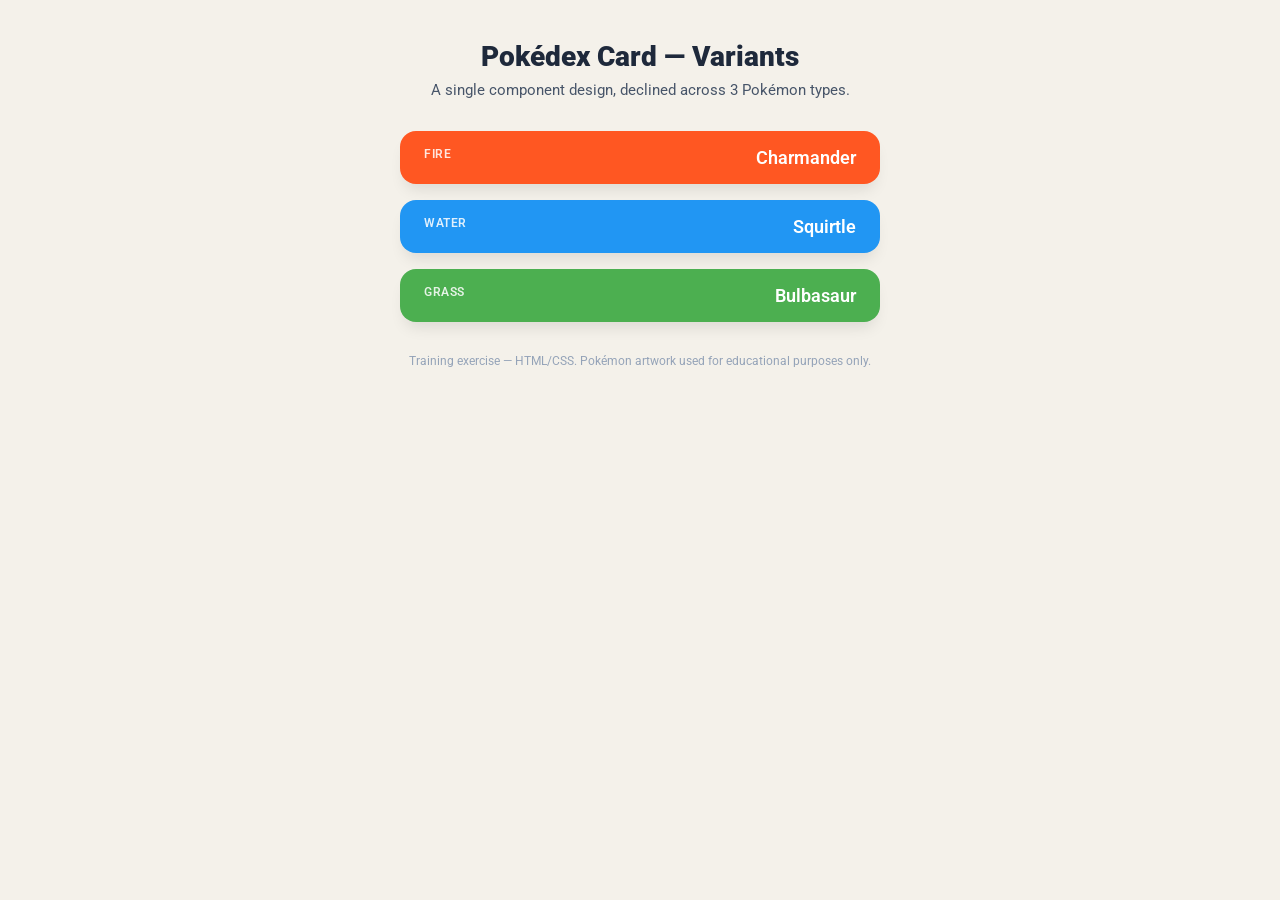
<file: index.html>
<!doctype html>
<html lang="en">
  <head>
    <meta charset="UTF-8" />
    <meta name="viewport" content="width=device-width, initial-scale=1.0" />
    <title>Pokédex - Variants Exercise</title>
    <link rel="stylesheet" href="style.css" />
  </head>
  <body>
    <main class="landing">
      <h1>Pokédex Card — Variants</h1>
      <p class="subtitle">
        A single component design, declined across 3 Pokémon types.
      </p>

      <div class="cards-nav">
        <a href="variant01/variant01.html" class="nav-card fire">
          <span class="type-badge">Fire</span>
          <span class="pokemon-name">Charmander</span>
        </a>
        <a href="variant02/variant02.html" class="nav-card water">
          <span class="type-badge">Water</span>
          <span class="pokemon-name">Squirtle</span>
        </a>
        <a href="variant03/variant03.html" class="nav-card grass">
          <span class="type-badge">Grass</span>
          <span class="pokemon-name">Bulbasaur</span>
        </a>
      </div>

      <p class="footnote">
        Training exercise — HTML/CSS. Pokémon artwork used for educational
        purposes only.
      </p>
    </main>
  </body>
</html>
</file>
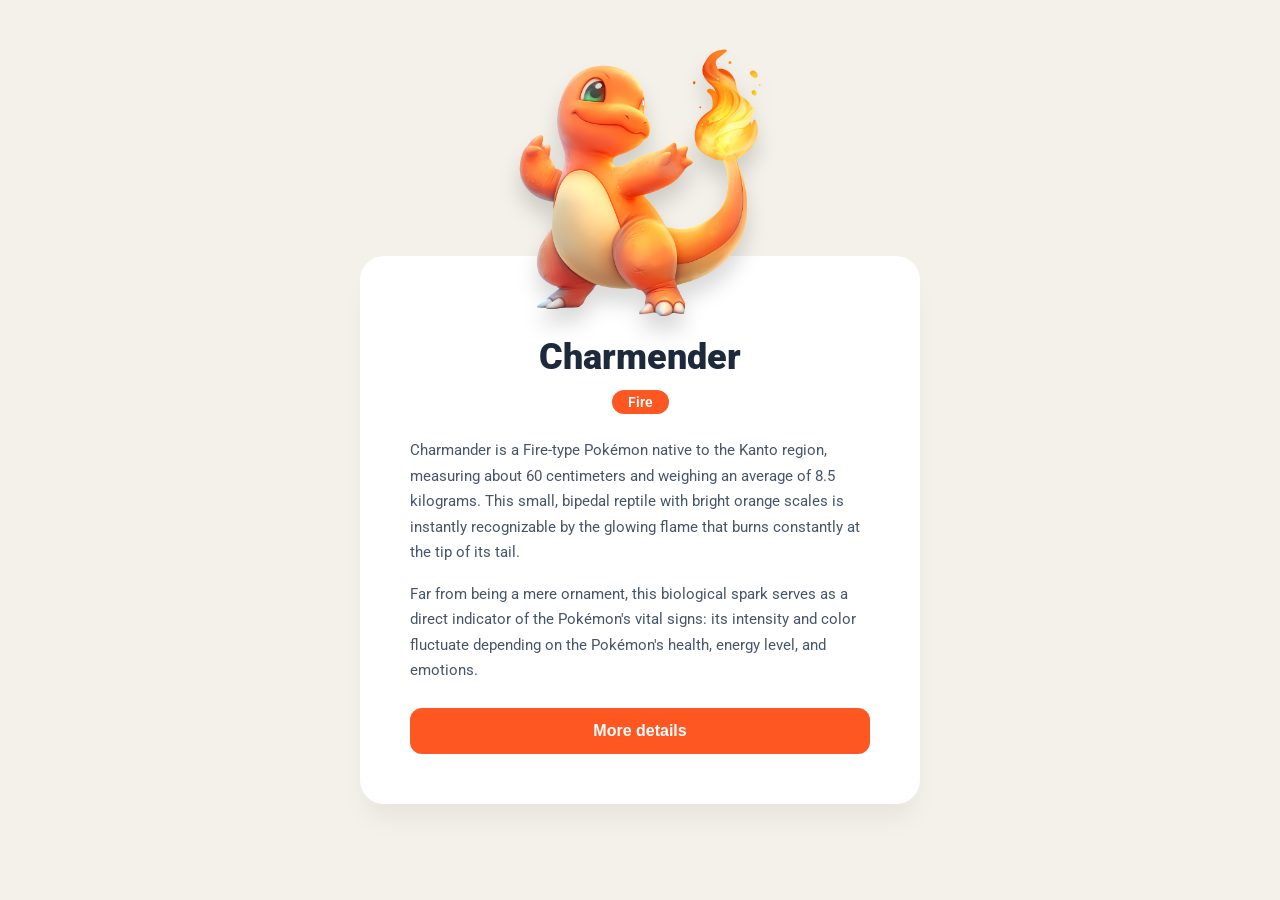
<file: variant01/variant01.html>
<!doctype html>
<html lang="en">
  <head>
    <meta charset="UTF-8" />
    <link rel="stylesheet" href="variant01.css" />
    <title>Pokédex - Charmender</title>
  </head>
  <body>
    <div class="pokemon">
      <img src="images/salameche.png" alt="Charmender" />
    </div>
    <div class="presentation">
      <h1>Charmender</h1>
      <div class="badges">
        <span class="badge-fire"> Fire </span>
      </div>
      <p class="description">
        Charmander is a Fire-type Pokémon native to the Kanto region, measuring
        about 60 centimeters and weighing an average of 8.5 kilograms. This
        small, bipedal reptile with bright orange scales is instantly
        recognizable by the glowing flame that burns constantly at the tip of
        its tail.
      </p>

      <p class="description">
        Far from being a mere ornament, this biological spark serves as a direct
        indicator of the Pokémon's vital signs: its intensity and color
        fluctuate depending on the Pokémon's health, energy level, and emotions.
      </p>
      <button class="button">More details</button>
    </div>
  </body>
</html>
</file>
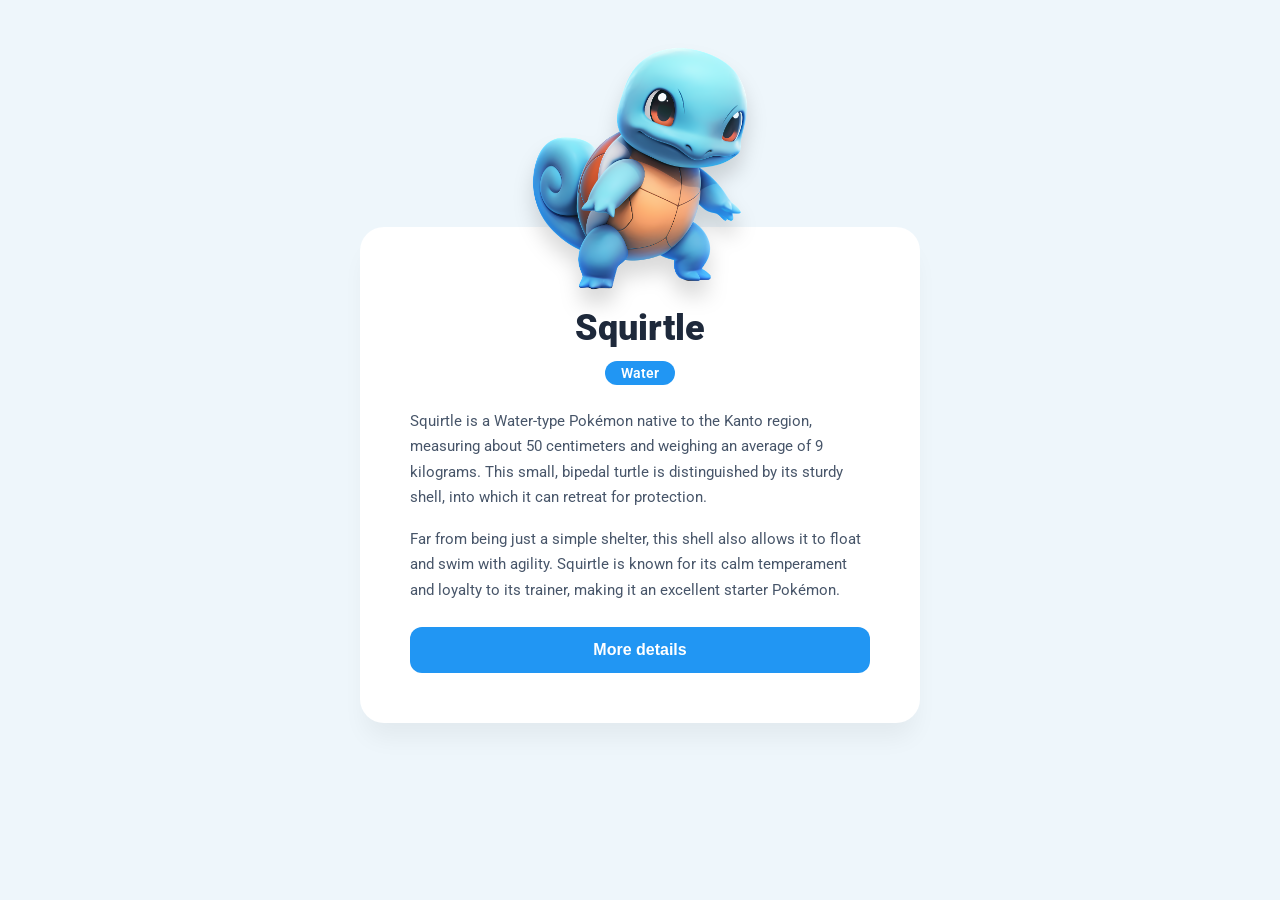
<file: variant02/variant02.html>
<!doctype html>
<html lang="en">
  <head>
    <meta charset="UTF-8" />
    <link rel="stylesheet" href="variant02.css" />
    <title>Pokédex - Squirtle</title>
  </head>
  <body>
    <div class="pokemon">
      <img src="images/carapuce.png" alt="Squirtle" />
    </div>
    <div class="presentation">
      <h1>Squirtle</h1>
      <div class="badges">
        <span class="badge-water"> Water </span>
      </div>
      <p class="description">
        Squirtle is a Water-type Pokémon native to the Kanto region, measuring
        about 50 centimeters and weighing an average of 9 kilograms. This small,
        bipedal turtle is distinguished by its sturdy shell, into which it can
        retreat for protection.
      </p>

      <p class="description">
        Far from being just a simple shelter, this shell also allows it to float
        and swim with agility. Squirtle is known for its calm temperament and
        loyalty to its trainer, making it an excellent starter Pokémon.
      </p>
      <button class="button">More details</button>
    </div>
  </body>
</html>
</file>
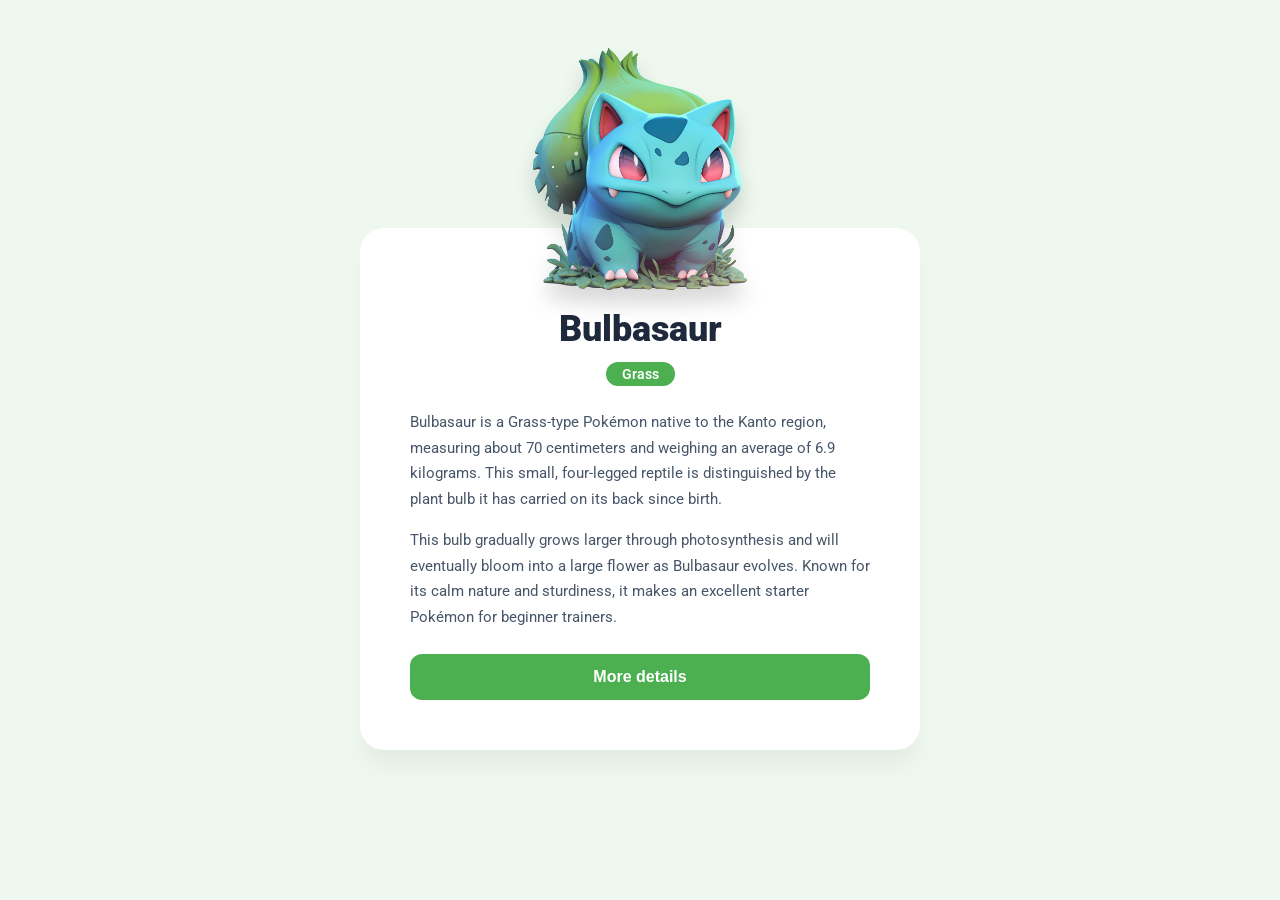
<file: variant03/variant03.html>
<!doctype html>
<html lang="en">
  <head>
    <meta charset="UTF-8" />
    <link rel="stylesheet" href="variant03.css" />
    <title>Pokédex - Bulbasaur</title>
  </head>
  <body>
    <div class="pokemon">
      <img src="images/bulbizarre.png" alt="Bulbasaur" />
    </div>
    <div class="presentation">
      <h1>Bulbasaur</h1>
      <div class="badges">
        <span class="badge-grass"> Grass </span>
      </div>
      <p class="description">
        Bulbasaur is a Grass-type Pokémon native to the Kanto region, measuring
        about 70 centimeters and weighing an average of 6.9 kilograms. This
        small, four-legged reptile is distinguished by the plant bulb it has
        carried on its back since birth.
      </p>

      <p class="description">
        This bulb gradually grows larger through photosynthesis and will
        eventually bloom into a large flower as Bulbasaur evolves. Known for its
        calm nature and sturdiness, it makes an excellent starter Pokémon for
        beginner trainers.
      </p>
      <button class="button">More details</button>
    </div>
  </body>
</html>
</file>
<file: style.css>
@import url("https://fonts.googleapis.com/css2?family=Roboto:wght@400;600;900&display=swap");

* {
  margin: 0;
  padding: 0;
  box-sizing: border-box;
}

body {
  background-color: #f4f1ea;
  min-height: 100vh;
  font-family: "Roboto", sans-serif;
  padding: 40px 20px;
}

h1 {
  font-weight: 900;
  font-size: 28px;
  color: #1e293b;
  margin-bottom: 8px;
}

.landing {
  max-width: 480px;
  margin: 0 auto;
  text-align: center;
}

.subtitle {
  color: #475569;
  font-size: 15px;
  margin-bottom: 32px;
}

.cards-nav {
  margin-bottom: 32px;
}

.nav-card {
  display: block;
  padding: 16px 24px;
  border-radius: 16px;
  text-decoration: none;
  color: white;
  font-weight: 600;
  box-shadow: 0 10px 15px -5px rgba(0, 0, 0, 0.1);
  transition: transform 0.2s ease;
  overflow: hidden;
  margin-bottom: 16px;
}

.nav-card:last-child {
  margin-bottom: 0;
}

.nav-card:hover {
  transform: translateY(-4px);
}

.nav-card.fire {
  background-color: #ff5722;
}

.nav-card.water {
  background-color: #2196f3;
}

.nav-card.grass {
  background-color: #4caf50;
}

.type-badge {
  float: left;
  font-size: 12px;
  text-transform: uppercase;
  letter-spacing: 0.5px;
  opacity: 0.85;
}

.pokemon-name {
  float: right;
  font-size: 18px;
}

.footnote {
  color: #94a3b8;
  font-size: 12px;
}
</file>
<file: variant01/variant01.css>
@import url("https://fonts.googleapis.com/css2?family=Roboto:wght@400;600;900&display=swap");

* {
  margin: 0;
  padding: 0;
  box-sizing: border-box;
}

body {
  background-color: #f4f1ea;
  min-height: 100vh;
  font-family: "Roboto", sans-serif;
  font-weight: 400;
  padding: 40px 20px;
  max-width: 600px;
  margin: 0 auto;
}

h1 {
  font-weight: 900;
  margin-bottom: 12px;
  font-size: 36px;
  text-align: center;
  color: #1e293b;
}

.badges {
  background-color: #ff5722;
  color: #ffffff;
  width: auto;
  display: inline-block;
  padding: 4px 16px;
  border-radius: 20px;
  font-weight: 600;
  font-size: 14px;
  margin: 0 auto 24px auto;
}

.presentation {
  width: 100%;
  color: #475569;
  background-color: #ffffff;
  border-radius: 24px;
  padding: 80px 50px 50px 50px;
  margin-top: -70px;
  position: relative;
  z-index: 1;
  text-align: center;
  box-shadow: 0 20px 25px -5px rgba(0, 0, 0, 0.05);
}

.logo {
  display: block;
  width: 280px;
  margin: 0 auto 20px auto;
}

.description {
  margin-bottom: 16px;
  line-height: 1.7;
  font-size: 15px;
  text-align: left;
}

.pokemon {
  width: 260px;
  margin: 0 auto;
  position: relative;
  z-index: 2;
  filter: drop-shadow(0 15px 10px rgba(0, 0, 0, 0.15));
  transition: transform 0.3s ease;
}

.pokemon img {
  display: block;
  width: 100%;
  height: auto;
}

.pokemon:hover {
  transform: translateY(-6px);
}

.button {
  display: block;
  width: 100%;
  margin-top: 24px;
  background-color: #ff5722;
  border: none;
  color: white;
  padding: 14px;
  border-radius: 12px;
  font-weight: 600;
  font-size: 16px;
  transition:
    background-color 0.2s ease,
    transform 0.1s ease;
}

.button:hover {
  background-color: #e64a19;
  cursor: pointer;
  transform: translateY(-2px);
  box-shadow: 0 8px 16px rgba(255, 87, 34, 0.25);
}
</file>
<file: variant02/variant02.css>
@import url("https://fonts.googleapis.com/css2?family=Roboto:wght@400;600;900&display=swap");

* {
  margin: 0;
  padding: 0;
  box-sizing: border-box;
}

body {
  background-color: #eef6fb;
  min-height: 100vh;
  font-family: "Roboto", sans-serif;
  font-weight: 400;
  padding: 40px 20px;
  max-width: 600px;
  margin: 0 auto;
}

h1 {
  font-weight: 900;
  margin-bottom: 12px;
  font-size: 36px;
  text-align: center;
  color: #1e293b;
}

.badges {
  background-color: #2196f3;
  color: #ffffff;
  width: auto;
  display: inline-block;
  padding: 4px 16px;
  border-radius: 20px;
  font-weight: 600;
  font-size: 14px;
  margin: 0 auto 24px auto;
}

.presentation {
  width: 100%;
  color: #475569;
  background-color: #ffffff;
  border-radius: 24px;
  padding: 80px 50px 50px 50px;
  margin-top: -70px;
  position: relative;
  z-index: 1;
  text-align: center;
  box-shadow: 0 20px 25px -5px rgba(0, 0, 0, 0.05);
}

.logo {
  display: block;
  width: 280px;
  margin: 0 auto 20px auto;
}

.description {
  margin-bottom: 16px;
  line-height: 1.7;
  font-size: 15px;
  text-align: left;
}

.pokemon {
  width: 230px;
  margin: 0 auto;
  position: relative;
  z-index: 2;
  filter: drop-shadow(0 15px 10px rgba(0, 0, 0, 0.15));
  transition: transform 0.3s ease;
}

.pokemon img {
  display: block;
  width: 100%;
  height: auto;
}

.pokemon:hover {
  transform: translateY(-6px);
}

.button {
  display: block;
  width: 100%;
  margin-top: 24px;
  background-color: #2196f3;
  border: none;
  color: white;
  padding: 14px;
  border-radius: 12px;
  font-weight: 600;
  font-size: 16px;
  transition:
    background-color 0.2s ease,
    transform 0.1s ease;
}

.button:hover {
  background-color: #1769aa;
  cursor: pointer;
  transform: translateY(-2px);
  box-shadow: 0 8px 16px rgba(33, 150, 243, 0.25);
}
</file>
<file: variant03/variant03.css>
@import url("https://fonts.googleapis.com/css2?family=Roboto:wght@400;600;900&display=swap");

* {
  margin: 0;
  padding: 0;
  box-sizing: border-box;
}

body {
  background-color: #eef8ee;
  min-height: 100vh;
  font-family: "Roboto", sans-serif;
  font-weight: 400;
  padding: 40px 20px;
  max-width: 600px;
  margin: 0 auto;
}

h1 {
  font-weight: 900;
  margin-bottom: 12px;
  font-size: 36px;
  text-align: center;
  color: #1e293b;
}

.badges {
  background-color: #4caf50;
  color: #ffffff;
  width: auto;
  display: inline-block;
  padding: 4px 16px;
  border-radius: 20px;
  font-weight: 600;
  font-size: 14px;
  margin: 0 auto 24px auto;
}

.presentation {
  width: 100%;
  color: #475569;
  background-color: #ffffff;
  border-radius: 24px;
  padding: 80px 50px 50px 50px;
  margin-top: -70px;
  position: relative;
  z-index: 1;
  text-align: center;
  box-shadow: 0 20px 25px -5px rgba(0, 0, 0, 0.05);
}

.logo {
  display: block;
  width: 280px;
  margin: 0 auto 20px auto;
}

.description {
  margin-bottom: 16px;
  line-height: 1.7;
  font-size: 15px;
  text-align: left;
}

.pokemon {
  width: 230px;
  margin: 0 auto;
  position: relative;
  z-index: 2;
  filter: drop-shadow(0 15px 10px rgba(0, 0, 0, 0.15));
  transition: transform 0.3s ease;
}

.pokemon img {
  display: block;
  width: 100%;
  height: auto;
}

.pokemon:hover {
  transform: translateY(-6px);
}

.button {
  display: block;
  width: 100%;
  margin-top: 24px;
  background-color: #4caf50;
  border: none;
  color: white;
  padding: 14px;
  border-radius: 12px;
  font-weight: 600;
  font-size: 16px;
  transition:
    background-color 0.2s ease,
    transform 0.1s ease;
}

.button:hover {
  background-color: #357a38;
  cursor: pointer;
  transform: translateY(-2px);
  box-shadow: 0 8px 16px rgba(76, 175, 80, 0.25);
}
</file>
